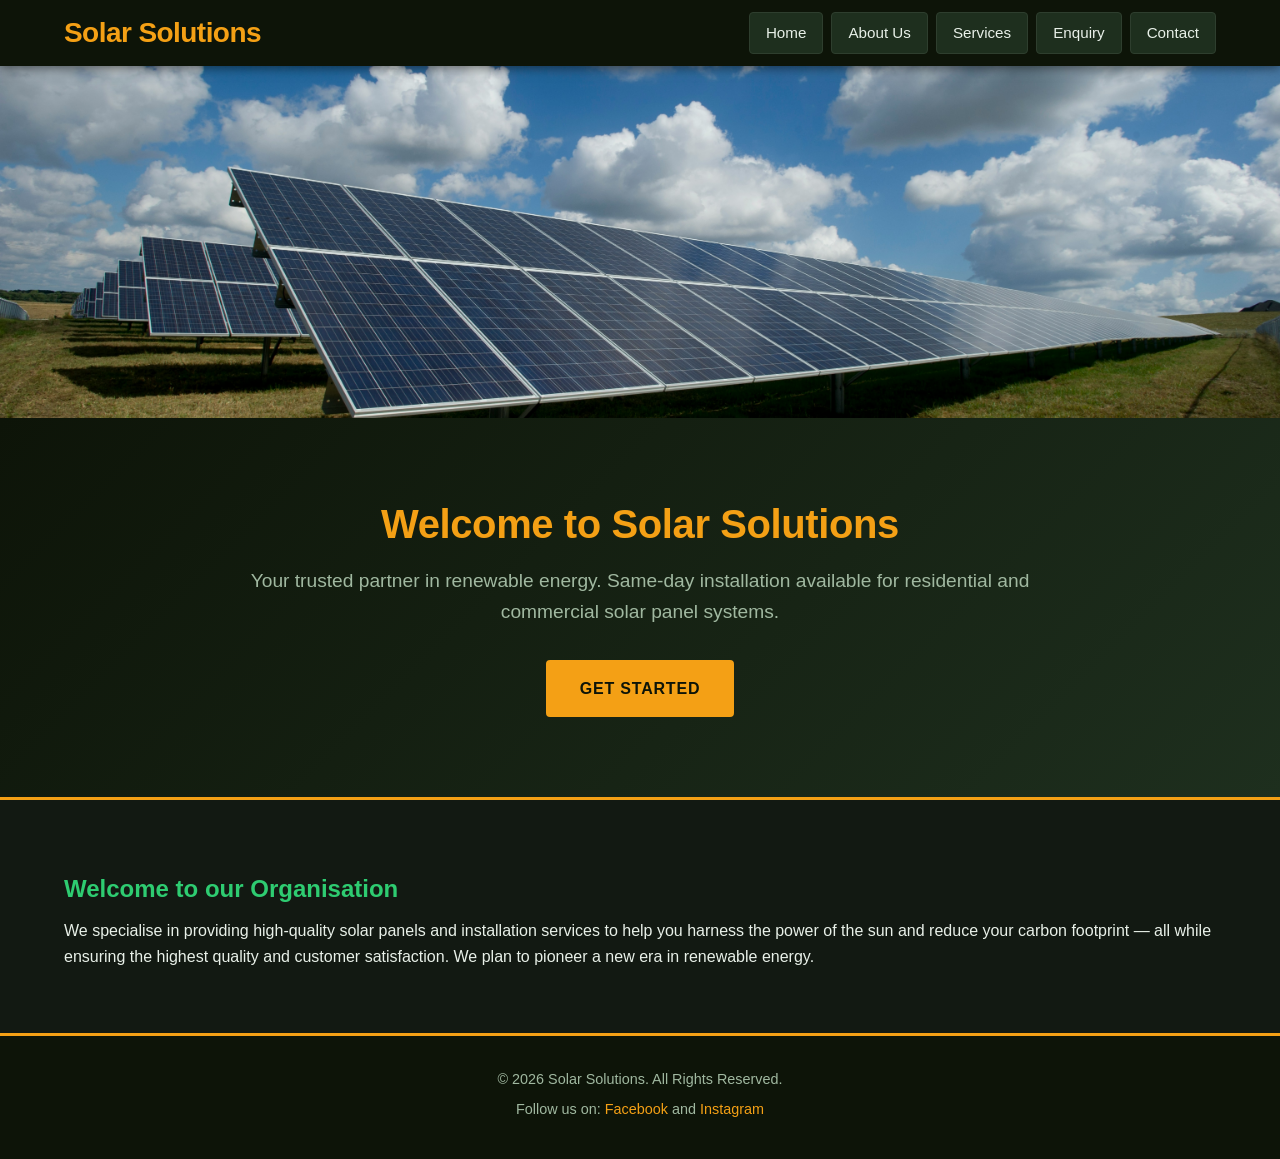
<file: index.html>
<!DOCTYPE html>
<html lang="en">
<head>
    <meta charset="UTF-8">
    <meta name="viewport" content="width=device-width, initial-scale=1.0">
    <title>Home | Solar Solutions</title>
    <meta name="description" content="Solar Solutions offers same-day solar panel installation, battery backup systems, and energy consultation for homes and businesses across South Africa.">
    <meta name="keywords" content="solar panels south africa, solar installation germiston, battery backup, renewable energy, load shedding solution">
    <link rel="stylesheet" href="css/styles.css">
</head>
<body>
    <header>
        <div class="header">
            <h1>Solar Solutions</h1>
            <nav>
                <ul>
                    <li><a href="index.html">Home</a></li>
                    <li><a href="about.html">About Us</a></li>
                    <li><a href="services.html">Services</a></li>
                    <li><a href="enquiry.html">Enquiry</a></li>
                    <li><a href="contact.html">Contact</a></li>
                </ul>
            </nav>
        </div>
    </header>

    <div class="hero-banner-container">
        <img
            src="img/solar.jpg"
            srcset="img/solar.jpg 800w"
            sizes="(max-width: 480px) 100vw, (max-width: 768px) 100vw, (max-width: 1024px) 100vw, 1200px"
            alt="Solar panels installed on a rooftop at sunset"
            class="hero-banner">
    </div>

    <main>
        <section class="hero fade-in">
            <h2>Welcome to Solar Solutions</h2>
            <p>Your trusted partner in renewable energy. Same-day installation available for residential and commercial solar panel systems.</p>
            <a href="enquiry.html" class="cta-button">Get Started</a>
        </section>

        <section class="intro fade-in">
            <h3>Welcome to our Organisation</h3>
            <p>We specialise in providing high-quality solar panels and installation services to help you harness the power of the sun and reduce your carbon footprint — all while ensuring the highest quality and customer satisfaction. We plan to pioneer a new era in renewable energy.</p>
        </section>
    </main>

    <footer>
        <p>&copy; 2026 Solar Solutions. All Rights Reserved.</p>
        <p>Follow us on: <a href="https://facebook.com">Facebook</a> and <a href="https://instagram.com">Instagram</a></p>
    </footer>

    <script src="js/main.js"></script>
    <script src="js/lightbox.js"></script>
</body>
</html>
</file>
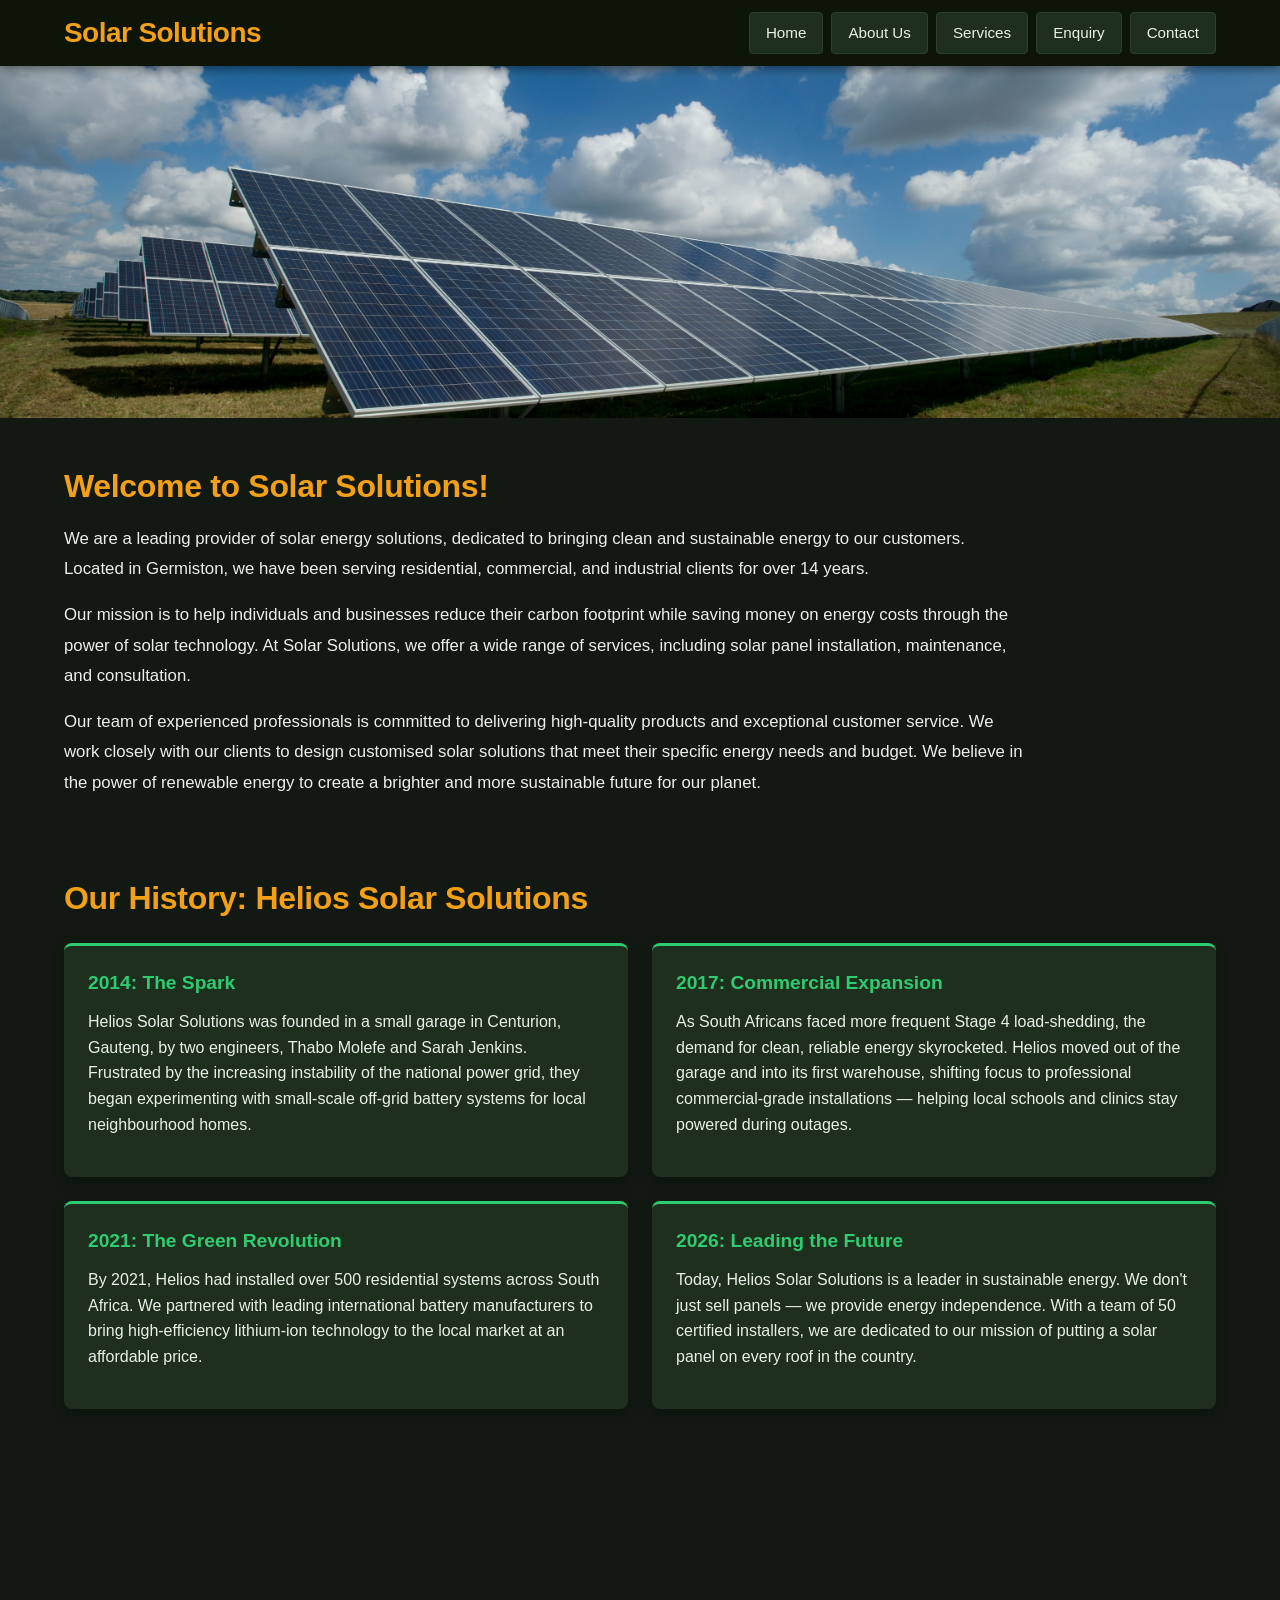
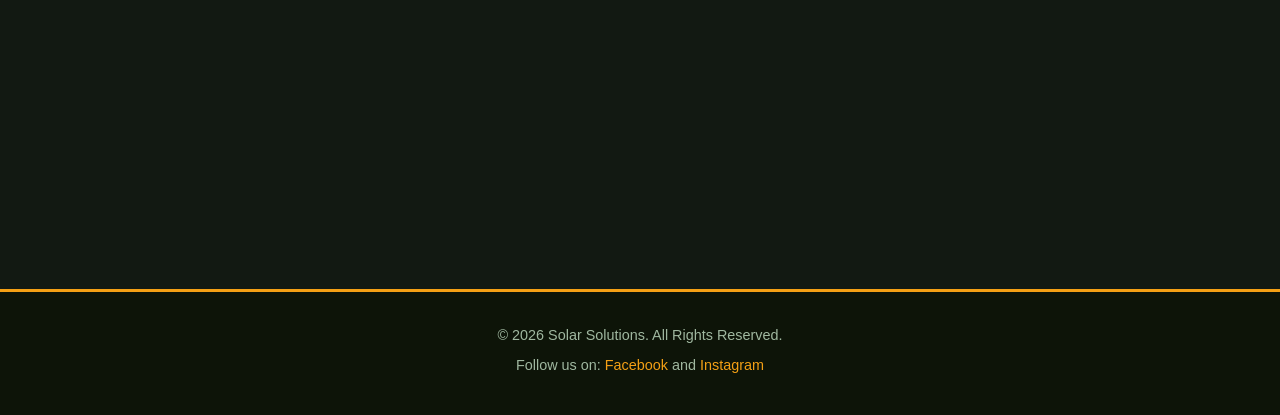
<file: about.html>
<!DOCTYPE html>
<html lang="en">
<head>
    <meta charset="UTF-8">
    <meta name="viewport" content="width=device-width, initial-scale=1.0">
    <title>About Us | Solar Solutions</title>
    <meta name="description" content="Learn about Helios Solar Solutions — founded in Centurion in 2014, now a leading provider of residential and commercial solar energy in South Africa.">
    <meta name="keywords" content="about solar solutions, helios solar south africa, solar energy company germiston, renewable energy history">
    <link rel="stylesheet" href="css/styles.css">
</head>
<body>
    <header>
        <div class="header">
            <h1>Solar Solutions</h1>
            <nav>
                <ul>
                    <li><a href="index.html">Home</a></li>
                    <li><a href="about.html">About Us</a></li>
                    <li><a href="services.html">Services</a></li>
                    <li><a href="enquiry.html">Enquiry</a></li>
                    <li><a href="contact.html">Contact</a></li>
                </ul>
            </nav>
        </div>
    </header>

    <div class="hero-banner-container">
        <img
            src="img/solar.jpg"
            srcset="img/solar.jpg 800w"
            sizes="(max-width: 480px) 100vw, (max-width: 768px) 100vw, (max-width: 1024px) 100vw, 1200px"
            alt="Solar panels on a rooftop at sunset">
    </div>

    <main>
        <section class="about-content">
            <h2>Welcome to Solar Solutions!</h2>
            <p>We are a leading provider of solar energy solutions, dedicated to bringing clean and sustainable energy to our customers. Located in Germiston, we have been serving residential, commercial, and industrial clients for over 14 years.</p>
            <p>Our mission is to help individuals and businesses reduce their carbon footprint while saving money on energy costs through the power of solar technology. At Solar Solutions, we offer a wide range of services, including solar panel installation, maintenance, and consultation.</p>
            <p>Our team of experienced professionals is committed to delivering high-quality products and exceptional customer service. We work closely with our clients to design customised solar solutions that meet their specific energy needs and budget. We believe in the power of renewable energy to create a brighter and more sustainable future for our planet.</p>
        </section>

        <section class="history">
            <h2>Our History: Helios Solar Solutions</h2>
            <div class="history-grid">
                <div class="history-item">
                    <h3>2014: The Spark</h3>
                    <p>Helios Solar Solutions was founded in a small garage in Centurion, Gauteng, by two engineers, Thabo Molefe and Sarah Jenkins. Frustrated by the increasing instability of the national power grid, they began experimenting with small-scale off-grid battery systems for local neighbourhood homes.</p>
                </div>
                <div class="history-item">
                    <h3>2017: Commercial Expansion</h3>
                    <p>As South Africans faced more frequent Stage 4 load-shedding, the demand for clean, reliable energy skyrocketed. Helios moved out of the garage and into its first warehouse, shifting focus to professional commercial-grade installations — helping local schools and clinics stay powered during outages.</p>
                </div>
                <div class="history-item">
                    <h3>2021: The Green Revolution</h3>
                    <p>By 2021, Helios had installed over 500 residential systems across South Africa. We partnered with leading international battery manufacturers to bring high-efficiency lithium-ion technology to the local market at an affordable price.</p>
                </div>
                <div class="history-item">
                    <h3>2026: Leading the Future</h3>
                    <p>Today, Helios Solar Solutions is a leader in sustainable energy. We don't just sell panels — we provide energy independence. With a team of 50 certified installers, we are dedicated to our mission of putting a solar panel on every roof in the country.</p>
                </div>
            </div>
        </section>

        <div class="map-container">
            <iframe
                src="https://www.google.com/maps/embed?pb=!1m18!1m12!1m3!1d3579.565335398185!2d28.164524911784465!3d-26.210814376976813!2m3!1f0!2f0!3f0!3m2!1i1024!2i768!4f13.1!3m3!1m2!1s0x1e95115ff9187f0f%3A0xa1120f70bcdefe7d!2sCheeky%20Tiger!5e0!3m2!1sen!2sza!4v1776643107846!5m2!1sen!2sza"
                allowfullscreen=""
                loading="lazy"
                referrerpolicy="no-referrer-when-downgrade"
                title="Solar Solutions location map">
            </iframe>
        </div>
    </main>

    <footer>
        <p>&copy; 2026 Solar Solutions. All Rights Reserved.</p>
        <p>Follow us on: <a href="https://facebook.com">Facebook</a> and <a href="https://instagram.com">Instagram</a></p>
    </footer>
    <script src="js/lightbox.js"></script>
</body>
</html>
</file>
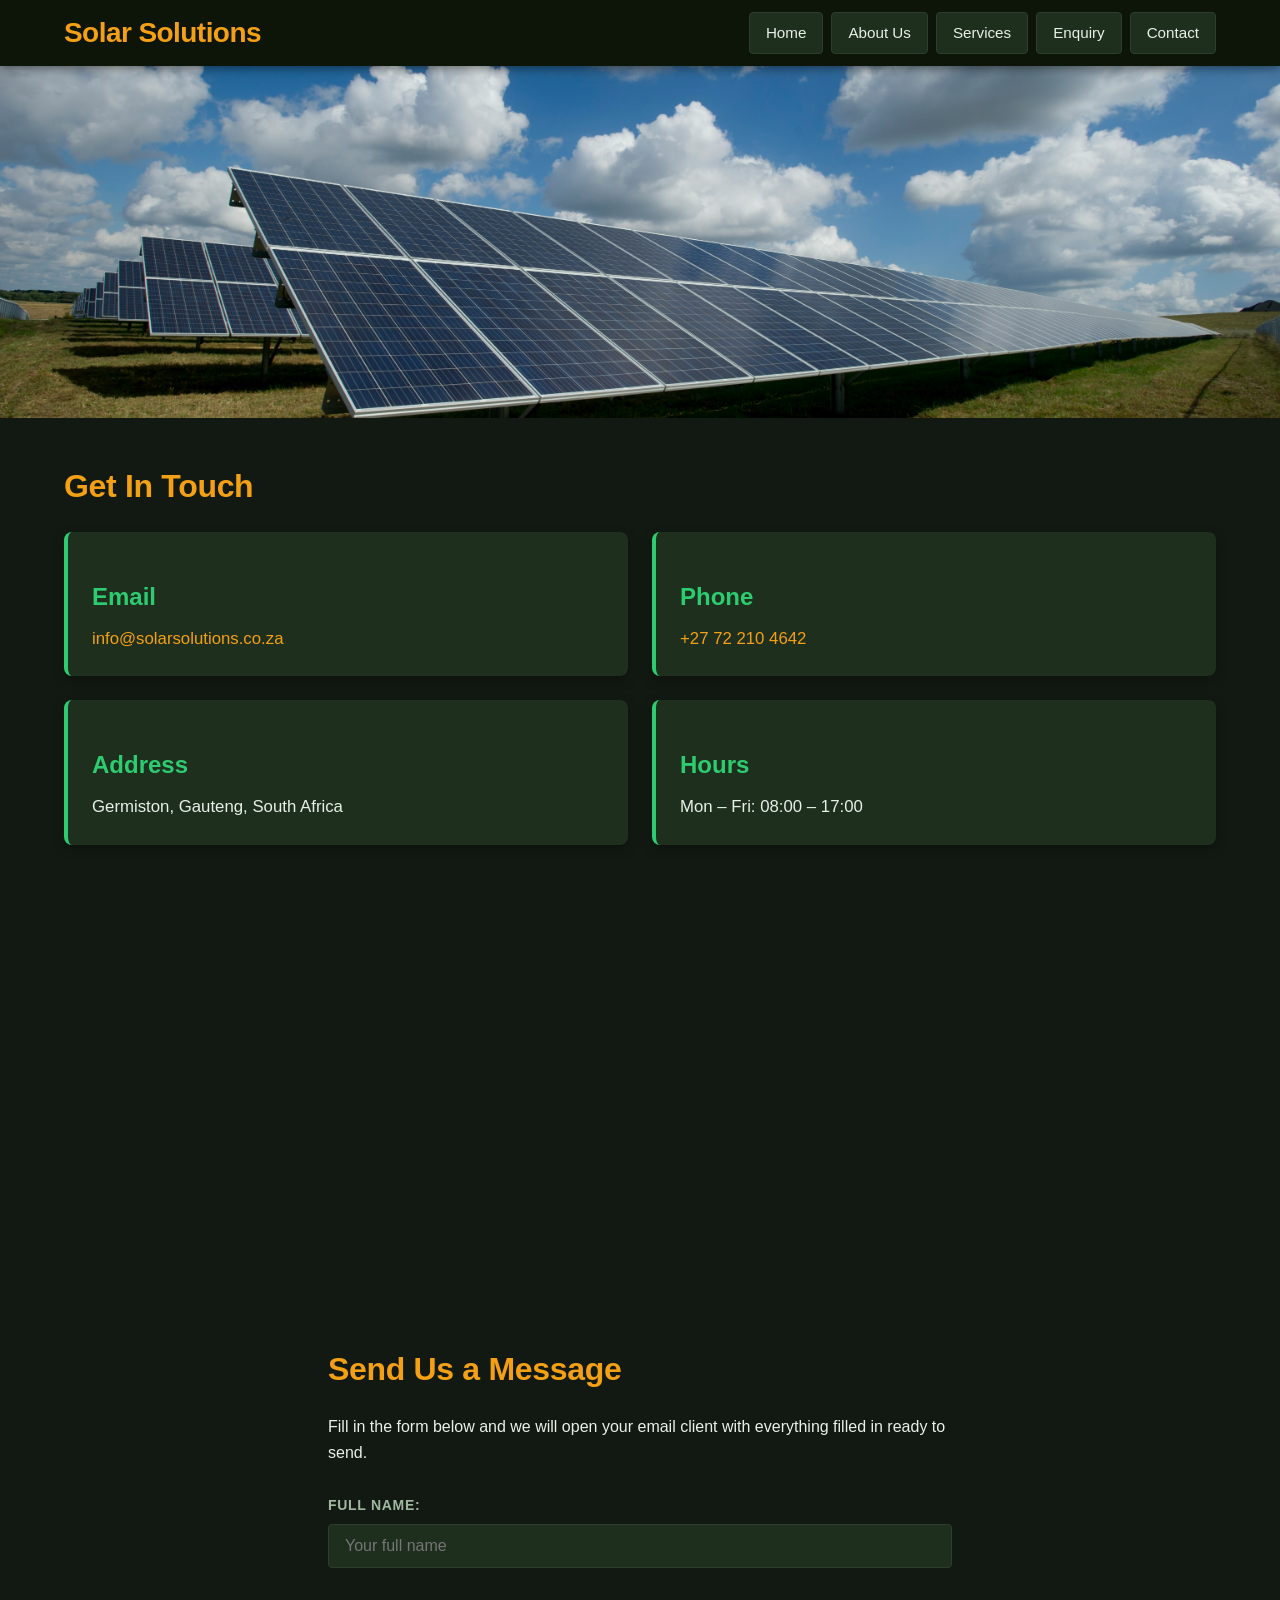
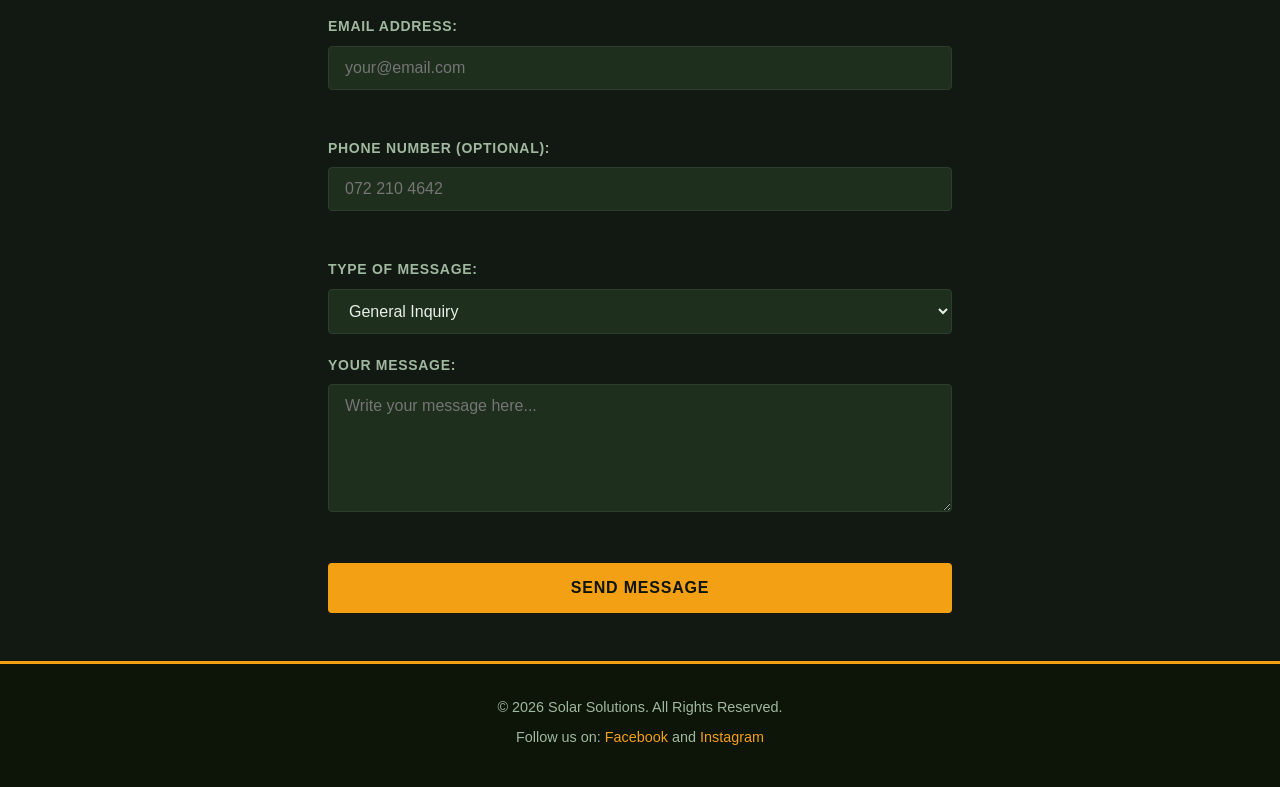
<file: contact.html>
<!DOCTYPE html>
<html lang="en">
<head>
    <meta charset="UTF-8">
    <meta name="viewport" content="width=device-width, initial-scale=1.0">
    <title>Contact Us | Solar Solutions</title>
    <meta name="description" content="Get in touch with Solar Solutions in Germiston. Send us a general message and we will compile it into an email for you.">
    <meta name="keywords" content="contact solar solutions, solar energy contact south africa, germiston solar energy, renewable energy enquiry">
    <link rel="stylesheet" href="css/styles.css">
</head>
<body>
    <header>
        <div class="header">
            <h1>Solar Solutions</h1>
            <nav>
                <ul>
                    <li><a href="index.html">Home</a></li>
                    <li><a href="about.html">About Us</a></li>
                    <li><a href="services.html">Services</a></li>
                    <li><a href="enquiry.html">Enquiry</a></li>
                    <li><a href="contact.html">Contact</a></li>
                </ul>
            </nav>
        </div>
    </header>

    <div class="hero-banner-container">
        <img
            src="img/solar.jpg"
            srcset="img/solar.jpg 800w"
            sizes="(max-width: 480px) 100vw, (max-width: 768px) 100vw, (max-width: 1024px) 100vw, 1200px"
            alt="Solar panels on a rooftop">
    </div>

    <main>
        <section class="contact-info">
            <h2>Get In Touch</h2>
            <div class="contact-details">
                <div class="contact-card">
                    <h3>Email</h3>
                    <p><a href="mailto:info@solarsolutions.co.za">info@solarsolutions.co.za</a></p>
                </div>
                <div class="contact-card">
                    <h3>Phone</h3>
                    <p><a href="tel:+27722104642">+27 72 210 4642</a></p>
                </div>
                <div class="contact-card">
                    <h3>Address</h3>
                    <p>Germiston, Gauteng, South Africa</p>
                </div>
                <div class="contact-card">
                    <h3>Hours</h3>
                    <p>Mon – Fri: 08:00 – 17:00</p>
                </div>
            </div>
        </section>

        <div class="map-container">
            <iframe
                src="https://www.google.com/maps/embed?pb=!1m18!1m12!1m3!1d3579.565335395243!2d28.16453027541538!3d-26.21081437707248!2m3!1f0!2f0!3f0!3m2!1i1024!2i768!4f13.1!3m3!1m2!1s0x1e95115ff9187f0f%3A0xa1120f70bcdefe7d!2sCheeky%20Tiger!5e0!3m2!1sen!2sza!4v1776682403850!5m2!1sen!2sza"
                allowfullscreen=""
                loading="lazy"
                referrerpolicy="no-referrer-when-downgrade"
                title="Solar Solutions office location map">
            </iframe>
        </div>

        <section class="form-container">
            <h2>Send Us a Message</h2>
            <p>Fill in the form below and we will open your email client with everything filled in ready to send.</p>

            <form id="contactForm" novalidate>
                <label for="cname">Full Name:</label>
                <input type="text" id="cname" name="cname" placeholder="Your full name" required>
                <span class="error" id="cnameError"></span>

                <label for="cemail">Email Address:</label>
                <input type="email" id="cemail" name="cemail" placeholder="your@email.com" required>
                <span class="error" id="cemailError"></span>

                <label for="cphone">Phone Number (optional):</label>
                <input type="tel" id="cphone" name="cphone" placeholder="072 210 4642">
                <span class="error" id="cphoneError"></span>

                <label for="msgtype">Type of Message:</label>
                <select id="msgtype" name="msgtype">
                    <option value="General Inquiry">General Inquiry</option>
                    <option value="Technical Support">Technical Support</option>
                    <option value="Request a Quote">Request a Quote</option>
                    <option value="Complaint or Feedback">Complaint or Feedback</option>
                </select>

                <label for="cmessage">Your Message:</label>
                <textarea id="cmessage" name="cmessage" rows="5" placeholder="Write your message here..." required></textarea>
                <span class="error" id="cmessageError"></span>

                <button type="submit" class="cta-button">Send Message</button>
            </form>

            <div id="contactSuccess" class="success-msg" style="display:none;">
                Your email client should have opened with the message pre-filled. If it did not open automatically, please email us directly at <a href="mailto:info@solarsolutions.co.za">info@solarsolutions.co.za</a>.
            </div>
        </section>
    </main>

    <footer>
        <p>&copy; 2026 Solar Solutions. All Rights Reserved.</p>
        <p>Follow us on: <a href="https://facebook.com">Facebook</a> and <a href="https://instagram.com">Instagram</a></p>
    </footer>

    <script src="js/contact.js"></script>
    <script src="js/lightbox.js"></script>
</body>
</html>
</file>
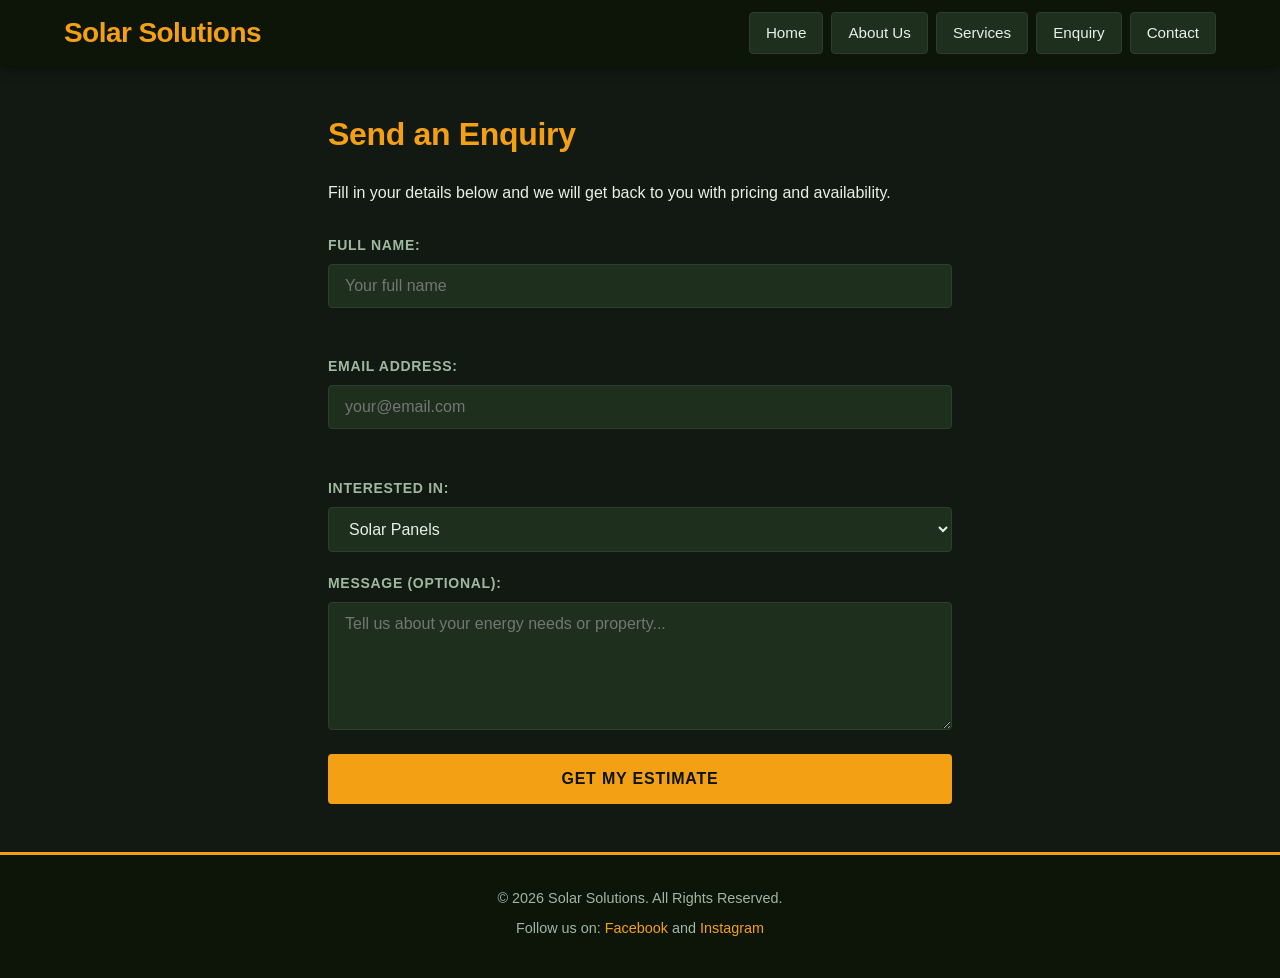
<file: enquiry.html>
<!DOCTYPE html>
<html lang="en">
<head>
    <meta charset="UTF-8">
    <meta name="viewport" content="width=device-width, initial-scale=1.0">
    <title>Enquiry | Solar Solutions</title>
    <meta name="description" content="Submit an enquiry to Solar Solutions. Tell us about your energy needs and we will give you a cost estimate and availability for solar panels, battery backup, or maintenance.">
    <meta name="keywords" content="solar enquiry, solar panel quote south africa, battery backup cost, renewable energy germiston">
    <link rel="stylesheet" href="css/styles.css">
</head>
<body>
    <header>
        <div class="header">
            <h1>Solar Solutions</h1>
            <nav>
                <ul>
                    <li><a href="index.html">Home</a></li>
                    <li><a href="about.html">About Us</a></li>
                    <li><a href="services.html">Services</a></li>
                    <li><a href="enquiry.html">Enquiry</a></li>
                    <li><a href="contact.html">Contact</a></li>
                </ul>
            </nav>
        </div>
    </header>

    <main>
        <section class="form-container">
            <h2>Send an Enquiry</h2>
            <p>Fill in your details below and we will get back to you with pricing and availability.</p>

            <form id="enquiryForm" novalidate>
                <label for="name">Full Name:</label>
                <input type="text" id="name" name="name" placeholder="Your full name" required>
                <span class="error" id="nameError"></span>

                <label for="email">Email Address:</label>
                <input type="email" id="email" name="email" placeholder="your@email.com" required>
                <span class="error" id="emailError"></span>

                <label for="interest">Interested in:</label>
                <select id="interest" name="interest">
                    <option value="solar">Solar Panels</option>
                    <option value="battery">Battery Backup</option>
                    <option value="maintenance">Maintenance</option>
                    <option value="consultation">Energy Consultation</option>
                </select>

                <label for="message">Message (optional):</label>
                <textarea id="message" name="message" rows="4" placeholder="Tell us about your energy needs or property..."></textarea>

                <button type="submit" class="cta-button">Get My Estimate</button>
            </form>

            <div id="enquiryResponse" class="form-response" style="display:none;"></div>
        </section>
    </main>

    <footer>
        <p>&copy; 2026 Solar Solutions. All Rights Reserved.</p>
        <p>Follow us on: <a href="https://facebook.com">Facebook</a> and <a href="https://instagram.com">Instagram</a></p>
    </footer>

    <script src="js/enquiry.js"></script>
</body>
</html>
</file>
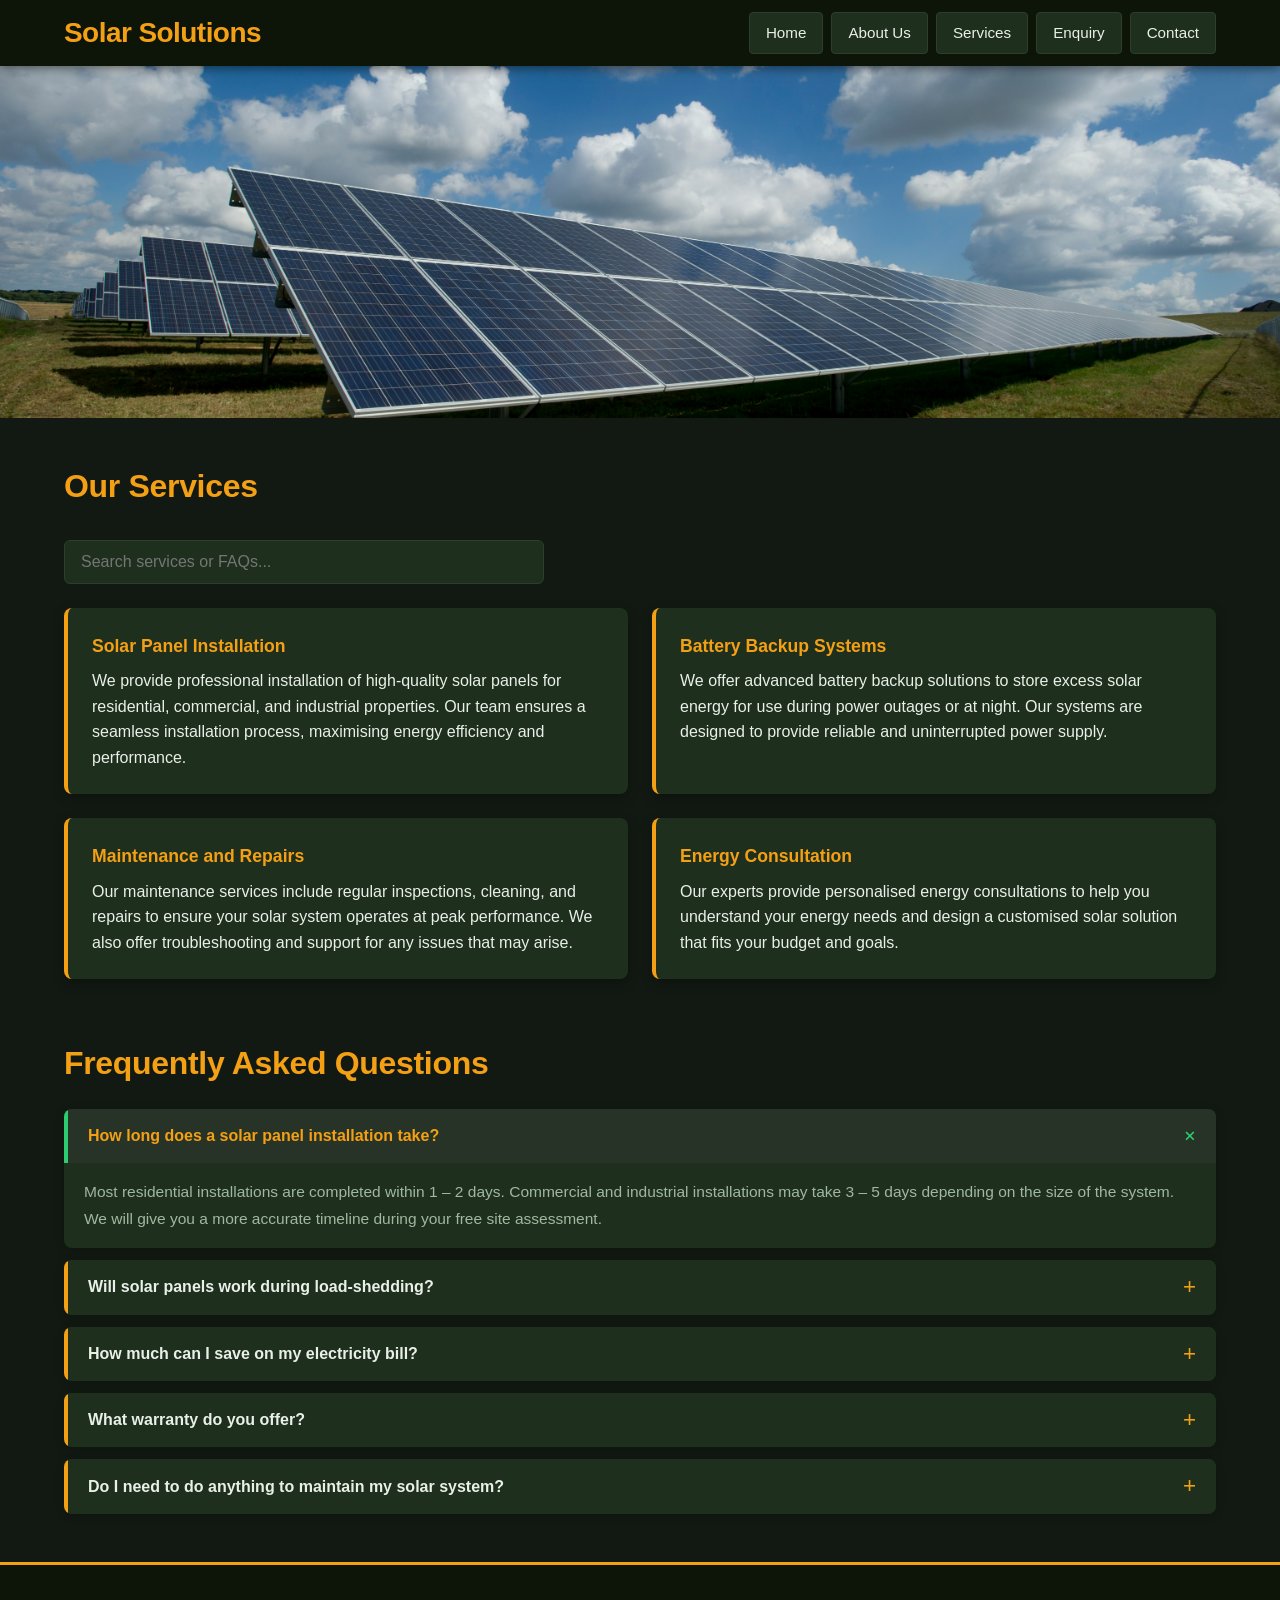
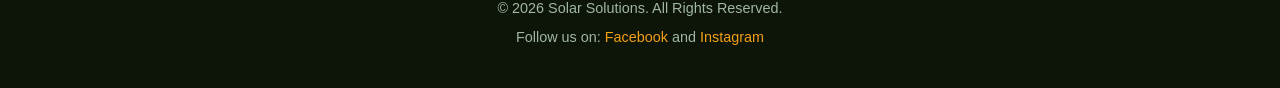
<file: services.html>
<!DOCTYPE html>
<html lang="en">
<head>
    <meta charset="UTF-8">
    <meta name="viewport" content="width=device-width, initial-scale=1.0">
    <title>Services | Solar Solutions</title>
    <meta name="description" content="Explore Solar Solutions services: solar panel installation, battery backup systems, maintenance and repairs, and energy consultation in South Africa.">
    <meta name="keywords" content="solar panel installation south africa, battery backup systems, solar maintenance, energy consultation germiston">
    <link rel="stylesheet" href="css/styles.css">
</head>

<body>

    <header>
        <div class="header">
            <h1>Solar Solutions</h1>
            <nav>
                <ul>
                    <li><a href="index.html">Home</a></li>
                    <li><a href="about.html">About Us</a></li>
                    <li><a href="services.html">Services</a></li>
                    <li><a href="enquiry.html">Enquiry</a></li>
                    <li><a href="contact.html">Contact</a></li>
                </ul>
            </nav>
        </div>
    </header>

    <div class="hero-banner-container">
        <img
            src="img/solar.jpg"
            srcset="img/solar.jpg 800w"
            sizes="(max-width: 480px) 100vw, (max-width: 768px) 100vw, (max-width: 1024px) 100vw, 1200px"
            alt="Solar panels installed on a rooftop">
    </div>

    <main>
        <section class="services">
            <h2>Our Services</h2>
            <div class="search-bar">
                <input type="text" id="serviceSearch" placeholder="Search services or FAQs..." aria-label="Search services">
            </div>
            <p id="noResults" class="no-results" style="display:none;">No results found. Try a different search term.</p>
            <div class="services-grid">
                <div class="service-card">
                    <strong>Solar Panel Installation</strong>
                    We provide professional installation of high-quality solar panels for residential, commercial, and industrial properties. Our team ensures a seamless installation process, maximising energy efficiency and performance.
                </div>
                <div class="service-card">
                    <strong>Battery Backup Systems</strong>
                    We offer advanced battery backup solutions to store excess solar energy for use during power outages or at night. Our systems are designed to provide reliable and uninterrupted power supply.
                </div>
                <div class="service-card">
                    <strong>Maintenance and Repairs</strong>
                    Our maintenance services include regular inspections, cleaning, and repairs to ensure your solar system operates at peak performance. We also offer troubleshooting and support for any issues that may arise.
                </div>
                <div class="service-card">
                    <strong>Energy Consultation</strong>
                    Our experts provide personalised energy consultations to help you understand your energy needs and design a customised solar solution that fits your budget and goals.
                </div>
            </div>
        </section>

        <section class="faq-section">
            <h2>Frequently Asked Questions</h2>
            <div class="accordion">
                <div class="accordion-item">
                    <button class="accordion-header" aria-expanded="false">
                        How long does a solar panel installation take?
                        <span class="accordion-icon">+</span>
                    </button>
                    <div class="accordion-body">
                        <p>Most residential installations are completed within 1 – 2 days. Commercial and industrial installations may take 3 – 5 days depending on the size of the system. We will give you a more accurate timeline during your free site assessment.</p>
                    </div>
                </div>
                <div class="accordion-item">
                    <button class="accordion-header" aria-expanded="false">
                        Will solar panels work during load-shedding?
                        <span class="accordion-icon">+</span>
                    </button>
                    <div class="accordion-body">
                        <p>On their own, grid-tied solar panels will not work during load-shedding for safety reasons. However, when paired with a battery backup system, your home or business can continue to run on stored solar energy even when the grid is down.</p>
                    </div>
                </div>
                <div class="accordion-item">
                    <button class="accordion-header" aria-expanded="false">
                        How much can I save on my electricity bill?
                        <span class="accordion-icon">+</span>
                    </button>
                    <div class="accordion-body">
                        <p>Most of our residential customers see a 60 – 90% reduction in their monthly electricity bill. The exact saving depends on your energy usage, the size of the system installed, and how much sunlight your property receives. Our consultants will calculate your expected saving before you commit to anything.</p>
                    </div>
                </div>
                <div class="accordion-item">
                    <button class="accordion-header" aria-expanded="false">
                        What warranty do you offer?
                        <span class="accordion-icon">+</span>
                    </button>
                    <div class="accordion-body">
                        <p>All solar panels we install come with a 25-year performance warranty from the manufacturer. Our batteries carry a 10-year warranty. Our installation workmanship is covered by a 5-year warranty from Helios Solar Solutions directly.</p>
                    </div>
                </div>
                <div class="accordion-item">
                    <button class="accordion-header" aria-expanded="false">
                        Do I need to do anything to maintain my solar system?
                        <span class="accordion-icon">+</span>
                    </button>
                    <div class="accordion-body">
                        <p>Solar systems are very low maintenance. We recommend a professional inspection and clean once a year to keep performance at its best. You can sign up for one of our annual maintenance packages and we will take care of everything for you.</p>
                    </div>
                </div>
            </div>
        </section>
    </main>

    <footer>
        <p>&copy; 2026 Solar Solutions. All Rights Reserved.</p>
        <p>Follow us on: <a href="https://facebook.com">Facebook</a> and <a href="https://instagram.com">Instagram</a></p>
    </footer>

    <script src="js/services.js"></script>
    <script src="js/lightbox.js"></script>
</body>
</html>
</file>
<file: css/styles.css>
/* ===== CSS RESET ===== */
*, *::before, *::after {
    box-sizing: border-box;
    margin: 0;
    padding: 0;
}

/* ===== CUSTOM PROPERTIES ===== */
:root {
    --primary: #f4a015;
    --primary-dark: #c47d0a;
    --accent: #2ecc71;
    --bg-dark: #121912;
    --bg-darker: #0d1408;
    --bg-card: #1e2f1e;
    --text-light: #e8f0e8;
    --text-muted: #a0b8a0;
    --border-color: #2e3e2e;
}

/* ===== BASE STYLES ===== */
html {
    font-size: 16px;
    scroll-behavior: smooth;
}

body {
    font-family: 'Segoe UI', Tahoma, Geneva, Verdana, sans-serif;
    font-size: 1rem;
    line-height: 1.6;
    color: var(--text-light);
    background-color: var(--bg-dark);
    display: flex;
    flex-direction: column;
    min-height: 100vh;
}

/* ===== TYPOGRAPHY ===== */
h1 {
    font-size: 2.5rem;
    font-weight: 700;
    line-height: 1.2;
    letter-spacing: -0.02em;
    color: var(--primary);
}

h2 {
    font-size: 2rem;
    font-weight: 600;
    line-height: 1.3;
    letter-spacing: -0.01em;
    color: var(--primary);
    margin-bottom: 1rem;
}

h3 {
    font-size: 1.5rem;
    font-weight: 600;
    line-height: 1.4;
    letter-spacing: 0;
    color: var(--accent);
    margin-bottom: 0.75rem;
    margin-top: 1.5rem;
}

p {
    margin-bottom: 1rem;
    color: var(--text-light);
}

a {
    color: var(--primary);
    text-decoration: none;
    transition: color 0.3s ease;
}

a:hover {
    color: var(--accent);
}

ul {
    list-style: none;
}

main {
    flex: 1;
}

/* ===== HEADER ===== */
header {
    background-color: var(--bg-darker);
    box-shadow: 0 2px 10px rgba(0, 0, 0, 0.5);
    position: sticky;
    top: 0;
    z-index: 100;
}

.header {
    display: flex;
    align-items: center;
    justify-content: space-between;
    max-width: 75rem;
    margin: 0 auto;
    padding: 0.75rem 1.5rem;
    flex-wrap: wrap;
    gap: 0.75rem;
}

.header h1 {
    font-size: 1.75rem;
    white-space: nowrap;
}

/* ===== NAVIGATION ===== */
nav ul {
    display: flex;
    gap: 0.5rem;
    flex-wrap: wrap;
}

nav ul li a {
    display: block;
    padding: 0.5rem 1rem;
    border-radius: 0.25rem;
    font-weight: 500;
    font-size: 0.95rem;
    color: var(--text-light);
    background-color: var(--bg-card);
    border: 1px solid var(--border-color);
    transition: background-color 0.3s ease, border-color 0.3s ease, color 0.3s ease;
}

nav ul li a:hover {
    background-color: var(--primary);
    color: var(--bg-darker);
    border-color: var(--primary);
}

nav ul li a:active {
    background-color: var(--primary-dark);
    color: var(--bg-darker);
}

nav ul li a:focus {
    outline: 2px solid var(--accent);
    outline-offset: 2px;
}

/* HERO BANNER IMAGE */
.hero-banner-container {
    width: 100%;
    max-height: 22rem;
    overflow: hidden;
}

.hero-banner-container img {
    width: 100%;
    height: 22rem;
    object-fit: cover;
    object-position: center;
    display: block;
}

/* HERO SECTION  */
.hero {
    background: linear-gradient(135deg, var(--bg-darker) 0%, var(--bg-card) 100%);
    padding: 5rem 1.5rem;
    text-align: center;
    border-bottom: 3px solid var(--primary);
}

.hero h2 {
    font-size: 2.5rem;
    margin-bottom: 1rem;
}

.hero p {
    font-size: 1.2rem;
    color: var(--text-muted);
    margin-bottom: 2rem;
    max-width: 50rem;
    margin-left: auto;
    margin-right: auto;
}

/* CTA BUTTON  */
.cta-button {
    display: inline-block;
    padding: 0.875rem 2rem;
    background-color: var(--primary);
    color: var(--bg-darker);
    font-size: 1rem;
    font-weight: 700;
    border-radius: 0.25rem;
    border: 2px solid var(--primary);
    cursor: pointer;
    transition: background-color 0.3s ease, color 0.3s ease, transform 0.2s ease;
    text-transform: uppercase;
    letter-spacing: 0.05em;
}

.cta-button:hover {
    background-color: transparent;
    color: var(--primary);
    transform: translateY(-2px);
}

.cta-button:active {
    transform: translateY(0);
}

.cta-button:focus {
    outline: 2px solid var(--accent);
    outline-offset: 3px;
}

/* INTRO SECTION  */
.intro {
    max-width: 75rem;
    margin: 0 auto;
    padding: 3rem 1.5rem;
}

/*  SERVICES SECTION  */
.services {
    max-width: 75rem;
    margin: 0 auto;
    padding: 3rem 1.5rem;
}

.services h2 {
    margin-bottom: 2rem;
}

.services-grid {
    display: grid;
    grid-template-columns: repeat(2, 1fr);
    gap: 1.5rem;
}

.service-card {
    background-color: var(--bg-card);
    border-left: 4px solid var(--primary);
    border-radius: 0.5rem;
    padding: 1.5rem;
    box-shadow: 0 4px 12px rgba(0, 0, 0, 0.3);
    transition: transform 0.2s ease, box-shadow 0.2s ease;
}

.service-card:hover {
    transform: translateY(-4px);
    box-shadow: 0 8px 20px rgba(0, 0, 0, 0.45);
}

.service-card strong {
    display: block;
    font-size: 1.1rem;
    color: var(--primary);
    margin-bottom: 0.5rem;
}

/* ===== ABOUT CONTENT ===== */
.about-content {
    max-width: 75rem;
    margin: 0 auto;
    padding: 3rem 1.5rem;
}

.about-content p {
    font-size: 1.05rem;
    line-height: 1.8;
    max-width: 60rem;
}

/* ===== HISTORY SECTION ===== */
.history {
    max-width: 75rem;
    margin: 0 auto;
    padding: 1rem 1.5rem 3rem;
}

.history > h2 {
    margin-bottom: 1.5rem;
}

.history-grid {
    display: grid;
    grid-template-columns: repeat(2, 1fr);
    gap: 1.5rem;
}

.history-item {
    background-color: var(--bg-card);
    border-radius: 0.5rem;
    padding: 1.5rem;
    border-top: 3px solid var(--accent);
    box-shadow: 0 4px 12px rgba(0, 0, 0, 0.3);
}

.history-item h3 {
    margin-top: 0;
    font-size: 1.2rem;
}

/* ===== MAP CONTAINER ===== */
.map-container {
    width: 100%;
    max-width: 75rem;
    margin: 0 auto 2rem;
    padding: 0 1.5rem;
}

.map-container iframe {
    width: 100%;
    height: 25rem;
    border: 0;
    border-radius: 0.5rem;
    display: block;
}

/* ===== CONTACT INFO ===== */
.contact-info {
    max-width: 75rem;
    margin: 0 auto;
    padding: 3rem 1.5rem 1.5rem;
}

.contact-details {
    display: grid;
    grid-template-columns: repeat(2, 1fr);
    gap: 1.5rem;
    margin-top: 1.5rem;
}

.contact-card {
    background-color: var(--bg-card);
    border-radius: 0.5rem;
    padding: 1.5rem;
    border-left: 4px solid var(--accent);
    box-shadow: 0 4px 12px rgba(0, 0, 0, 0.3);
}

.contact-card p {
    margin-bottom: 0;
    font-size: 1.05rem;
}

/* ===== ENQUIRY FORM ===== */
.form-container {
    max-width: 42rem;
    margin: 0 auto;
    padding: 3rem 1.5rem;
}

.form-container h2 {
    margin-bottom: 1.5rem;
}

form {
    display: flex;
    flex-direction: column;
    gap: 0.5rem;
}

label {
    font-weight: 600;
    color: var(--text-muted);
    font-size: 0.875rem;
    text-transform: uppercase;
    letter-spacing: 0.05em;
    margin-top: 0.75rem;
}

input,
select,
textarea {
    width: 100%;
    padding: 0.75rem 1rem;
    background-color: var(--bg-card);
    border: 1px solid var(--border-color);
    border-radius: 0.25rem;
    color: var(--text-light);
    font-size: 1rem;
    font-family: inherit;
    transition: border-color 0.3s ease, box-shadow 0.3s ease;
}

input:focus,
select:focus,
textarea:focus {
    outline: none;
    border-color: var(--primary);
    box-shadow: 0 0 0 3px rgba(244, 160, 21, 0.2);
}

select option {
    background-color: var(--bg-card);
}

textarea {
    resize: vertical;
    min-height: 8rem;
}

form .cta-button {
    margin-top: 1rem;
    width: 100%;
    text-align: center;
}

/* ===== FOOTER ===== */
footer {
    background-color: var(--bg-darker);
    border-top: 3px solid var(--primary);
    padding: 2rem 1.5rem;
    text-align: center;
    margin-top: auto;
}

footer p {
    color: var(--text-muted);
    font-size: 0.9rem;
    margin-bottom: 0.4rem;
}

footer a {
    color: var(--primary);
}

footer a:hover {
    color: var(--accent);
}

/* ===== FORM VALIDATION FEEDBACK ===== */
.error {
    color: #e74c3c;
    font-size: 0.82rem;
    margin-top: 0.2rem;
    display: block;
    min-height: 1rem;
}

.success-msg {
    margin-top: 1.5rem;
    padding: 1rem 1.25rem;
    background-color: rgba(46, 204, 113, 0.12);
    border: 1px solid var(--accent);
    border-radius: 0.375rem;
    color: var(--accent);
    font-size: 0.97rem;
    line-height: 1.5;
}

/* ===== ENQUIRY RESPONSE BLOCK ===== */
.form-response {
    margin-top: 2rem;
    padding: 1.5rem;
    background-color: var(--bg-card);
    border-left: 4px solid var(--accent);
    border-radius: 0.5rem;
    box-shadow: 0 4px 12px rgba(0, 0, 0, 0.3);
}

.form-response h3 {
    margin-top: 0;
    color: var(--accent);
}

.response-table {
    width: 100%;
    border-collapse: collapse;
    margin: 1rem 0;
}

.response-table th,
.response-table td {
    padding: 0.6rem 0.75rem;
    text-align: left;
    border-bottom: 1px solid var(--border-color);
    font-size: 0.97rem;
}

.response-table th {
    color: var(--text-muted);
    font-weight: 600;
    width: 40%;
}

.response-note {
    font-style: italic;
    color: var(--text-muted);
    font-size: 0.9rem;
}

/* ===== ACCORDION ===== */
.faq-section {
    max-width: 75rem;
    margin: 0 auto;
    padding: 1rem 1.5rem 3rem;
}

.faq-section h2 {
    margin-bottom: 1.5rem;
}

.accordion {
    display: flex;
    flex-direction: column;
    gap: 0.75rem;
}

.accordion-item {
    background-color: var(--bg-card);
    border-radius: 0.5rem;
    overflow: hidden;
    box-shadow: 0 2px 8px rgba(0, 0, 0, 0.25);
}

.accordion-header {
    display: flex;
    justify-content: space-between;
    align-items: center;
    width: 100%;
    padding: 1rem 1.25rem;
    background-color: var(--bg-card);
    border: none;
    border-left: 4px solid var(--primary);
    color: var(--text-light);
    font-size: 1rem;
    font-weight: 600;
    text-align: left;
    cursor: pointer;
    transition: background-color 0.2s ease, color 0.2s ease;
    font-family: inherit;
}

.accordion-header:hover {
    background-color: #263326;
    color: var(--primary);
}

.accordion-header.active {
    background-color: #263326;
    color: var(--primary);
    border-left-color: var(--accent);
}

.accordion-icon {
    font-size: 1.4rem;
    font-weight: 400;
    color: var(--primary);
    transition: transform 0.25s ease;
    line-height: 1;
    flex-shrink: 0;
    margin-left: 0.75rem;
}

.accordion-header.active .accordion-icon {
    transform: rotate(45deg);
    color: var(--accent);
}

.accordion-body {
    max-height: 0;
    overflow: hidden;
    transition: max-height 0.35s ease;
}

.accordion-body p {
    padding: 1rem 1.25rem;
    color: var(--text-muted);
    font-size: 0.97rem;
    margin-bottom: 0;
    line-height: 1.7;
}

/* ===== SCROLL REVEAL ANIMATIONS ===== */
.fade-in {
    opacity: 0;
    transform: translateY(24px);
    transition: opacity 0.6s ease, transform 0.6s ease;
}

.fade-in.visible {
    opacity: 1;
    transform: translateY(0);
}

/* ===== CONTACT DETAILS GRID — 4 CARDS ===== */
.contact-details {
    grid-template-columns: repeat(2, 1fr);
}

/* ===== SEARCH BAR ===== */
.search-bar {
    margin-bottom: 1.5rem;
}

.search-bar input {
    width: 100%;
    max-width: 30rem;
    padding: 0.75rem 1rem;
    border: 1px solid var(--border-color);
    border-radius: 0.375rem;
    background-color: var(--bg-card);
    color: var(--text-light);
    font-size: 1rem;
    font-family: inherit;
    transition: border-color 0.3s ease, box-shadow 0.3s ease;
}

.search-bar input:focus {
    outline: none;
    border-color: var(--primary);
    box-shadow: 0 0 0 3px rgba(244, 160, 21, 0.2);
}

.no-results {
    color: var(--text-muted);
    font-style: italic;
    margin-bottom: 1rem;
}

/* ===== LIGHTBOX ===== */
#lightbox {
    display: none;
    position: fixed;
    inset: 0;
    background-color: rgba(0, 0, 0, 0.92);
    z-index: 1000;
    align-items: center;
    justify-content: center;
}

#lightbox.active {
    display: flex;
}

#lightboxImg {
    max-width: 90vw;
    max-height: 85vh;
    object-fit: contain;
    border-radius: 0.375rem;
    box-shadow: 0 8px 40px rgba(0, 0, 0, 0.6);
}

#lightboxClose {
    position: absolute;
    top: 1rem;
    right: 1.25rem;
    background: none;
    border: none;
    color: #fff;
    font-size: 2.5rem;
    line-height: 1;
    cursor: pointer;
    opacity: 0.8;
    transition: opacity 0.2s ease;
    font-family: inherit;
}

#lightboxClose:hover {
    opacity: 1;
}

/* ===================================================================
   RESPONSIVE DESIGN — MEDIA QUERIES
   Breakpoints: desktop (>1024px) | tablet (768–1024px) | mobile (<768px)
=================================================================== */

/* ===== TABLET (768px – 1024px) ===== */
@media (max-width: 1024px) {
    .header {
        padding: 0.75rem 1rem;
    }

    .header h1 {
        font-size: 1.5rem;
    }

    h1 { font-size: 2rem; }
    h2 { font-size: 1.75rem; }

    .hero {
        padding: 3.5rem 1rem;
    }

    .hero h2 {
        font-size: 2rem;
    }

    .services-grid {
        grid-template-columns: repeat(2, 1fr);
    }

    .history-grid {
        grid-template-columns: repeat(2, 1fr);
    }

    .contact-details {
        grid-template-columns: 1fr;
    }

    .hero-banner-container {
        max-height: 18rem;
    }

    .hero-banner-container img {
        height: 18rem;
    }
}

/* ===== MOBILE (<768px) ===== */
@media (max-width: 768px) {
    html {
        font-size: 15px;
    }

    .header {
        flex-direction: column;
        align-items: flex-start;
        gap: 0.5rem;
    }

    .header h1 {
        font-size: 1.4rem;
    }

    nav ul {
        gap: 0.35rem;
    }

    nav ul li a {
        padding: 0.4rem 0.75rem;
        font-size: 0.875rem;
    }

    h1 { font-size: 1.75rem; }
    h2 { font-size: 1.5rem; }
    h3 { font-size: 1.2rem; }

    .hero {
        padding: 2.5rem 1rem;
    }

    .hero h2 {
        font-size: 1.6rem;
    }

    .hero p {
        font-size: 1rem;
    }

    .services-grid {
        grid-template-columns: 1fr;
    }

    .history-grid {
        grid-template-columns: 1fr;
    }

    .contact-details {
        grid-template-columns: 1fr;
    }

    .map-container iframe {
        height: 18rem;
    }

    .form-container {
        padding: 2rem 1rem;
    }

    .hero-banner-container {
        max-height: 14rem;
    }

    .hero-banner-container img {
        height: 14rem;
    }
}

/* ===== SMALL MOBILE (<480px) ===== */
@media (max-width: 480px) {
    html {
        font-size: 14px;
    }

    nav ul {
        flex-direction: column;
        width: 100%;
    }

    nav ul li a {
        text-align: center;
    }

    .hero {
        padding: 2rem 0.75rem;
    }

    .cta-button {
        width: 100%;
        text-align: center;
    }

    .map-container iframe {
        height: 14rem;
    }

    .hero-banner-container {
        max-height: 10rem;
    }

    .hero-banner-container img {
        height: 10rem;
    }
}
</file>
